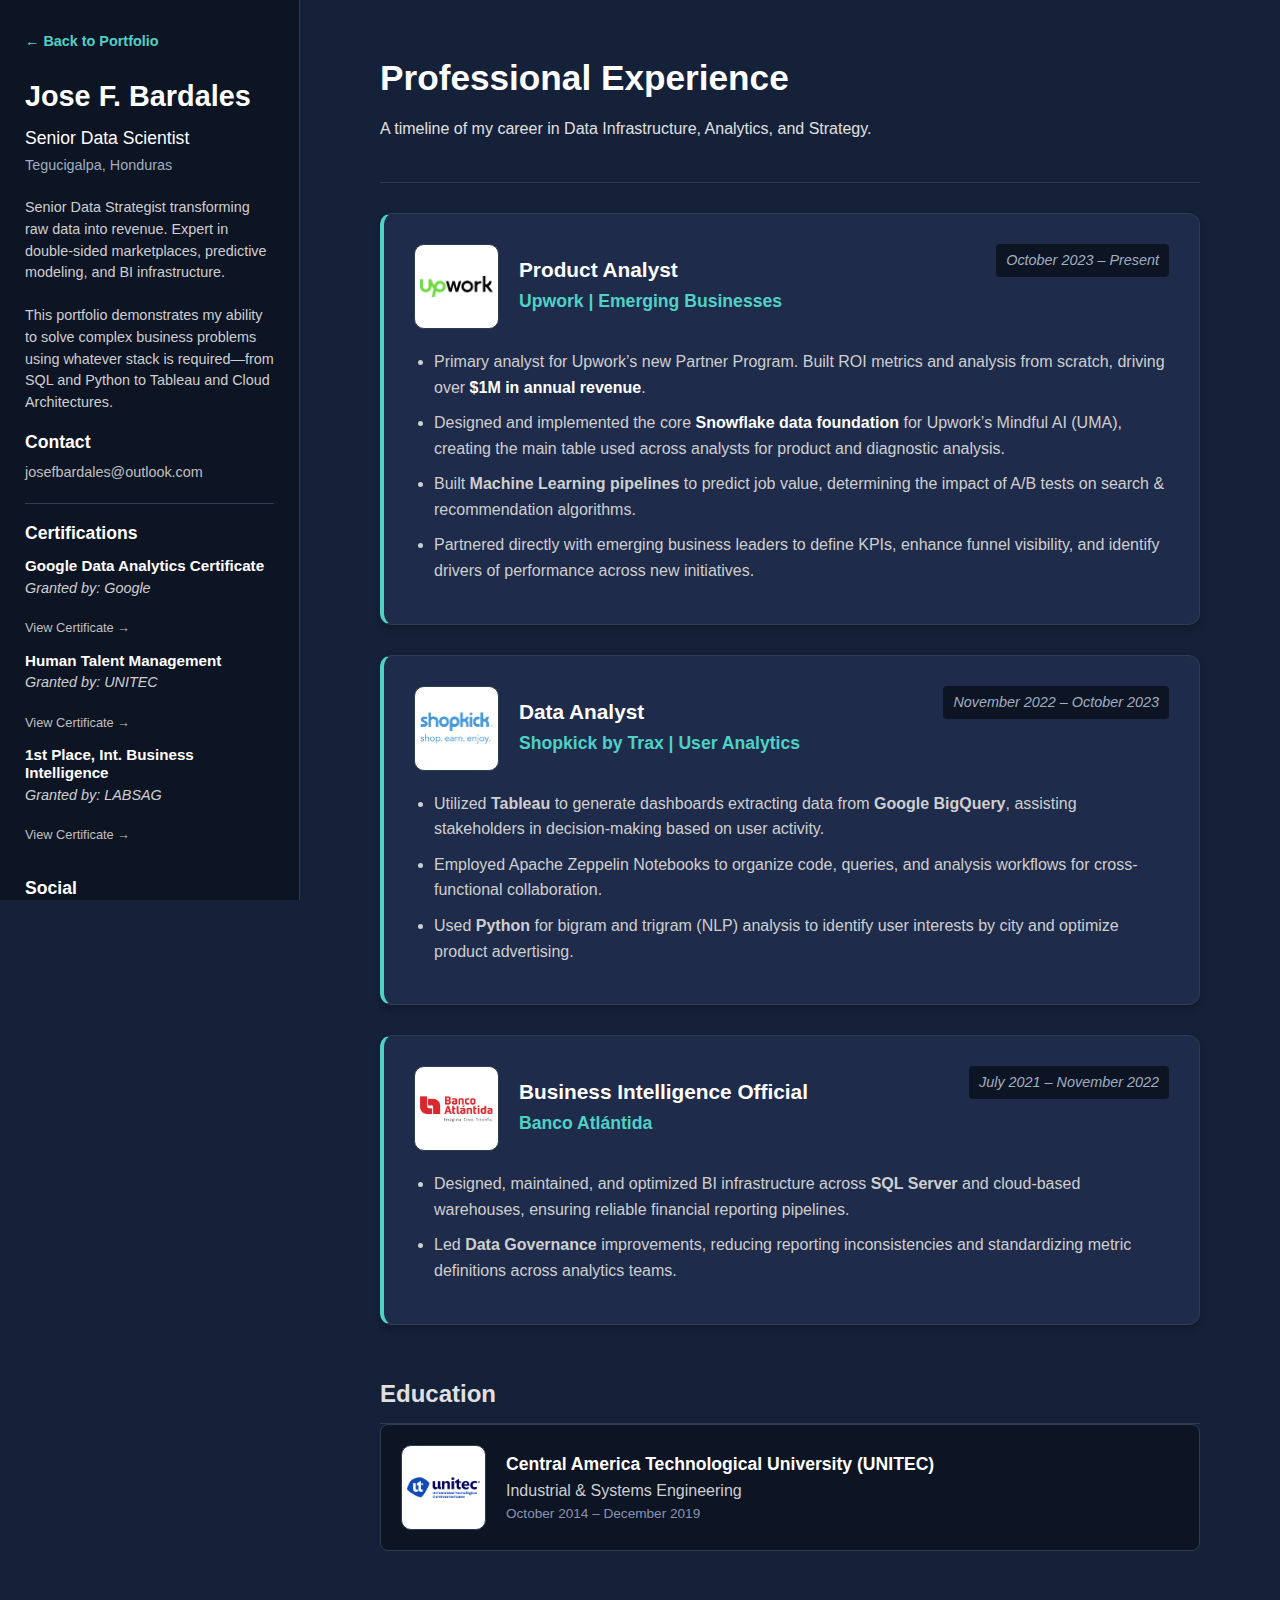
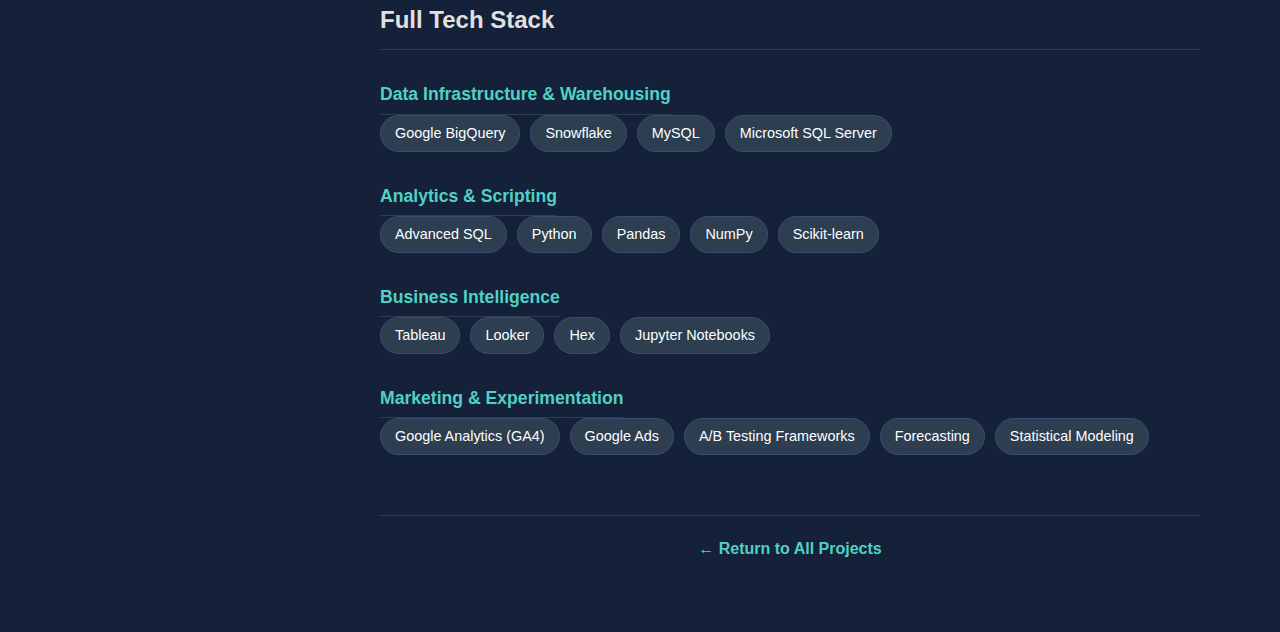
<file: career.html>
<!DOCTYPE html>
<html lang="en">
<head>
    <!-- Google Tag Manager -->
    <script>(function(w,d,s,l,i){w[l]=w[l]||[];w[l].push({'gtm.start':
    new Date().getTime(),event:'gtm.js'});var f=d.getElementsByTagName(s)[0],
    j=d.createElement(s),dl=l!='dataLayer'?'&l='+l:'';j.async=true;j.src=
    'https://www.googletagmanager.com/gtm.js?id='+i+dl;f.parentNode.insertBefore(j,f);
    })(window,document,'script','dataLayer','GTM-WTJXDSS7');</script>
    <!-- End Google Tag Manager -->

    <meta charset="UTF-8">
    <meta name="viewport" content="width=device-width, initial-scale=1.0">
    <title>Work Experience - Jose Bardales</title>
    <style>
        /* --- RESET & BASICS --- */
        * {
            box-sizing: border-box;
            margin: 0;
            padding: 0;
            scroll-behavior: smooth;
        }

        body {
            font-family: 'Segoe UI', Tahoma, Geneva, Verdana, sans-serif;
            /* THEME: Royal Navy Blue */
            background-color: #152039; 
            color: #e0e0e0;
            line-height: 1.6;
        }

        .container {
            display: flex;
            min-height: 100vh;
        }

        /* --- SIDEBAR --- */
        .sidebar {
            width: 300px;
            height: 100vh; 
            position: sticky;
            top: 0;
            overflow-y: auto; 
            /* THEME: Darker Navy */
            background-color: #0d1424;
            padding: 30px 25px; 
            border-right: 1px solid #2c3e50;
            display: flex;
            flex-direction: column;
            flex-shrink: 0;
        }

        .sidebar::-webkit-scrollbar { width: 6px; }
        .sidebar::-webkit-scrollbar-track { background: #0d1424; }
        .sidebar::-webkit-scrollbar-thumb { background: #2c3e50; border-radius: 4px; }

        .sidebar h1 { font-size: 1.8rem; margin-bottom: 5px; color: #fff; font-weight: 600; }
        .role-title { color: #ffffff; font-size: 1.1rem; font-weight: 500; margin-bottom: 2px; }
        .location-title { color: #a0aec0; font-size: 0.9rem; margin-bottom: 20px; display: block; }
        .sidebar p { margin-bottom: 15px; color: #cfcfcf; font-size: 0.9rem; line-height: 1.5;}
        .sidebar h3 { margin-bottom: 5px; color: #fff; font-weight: 600; font-size: 1.1rem; }
        .social-header { font-size: 1rem; margin-bottom: 10px; }

        a { color: #C0C0C0; text-decoration: none; transition: color 0.3s ease; font-weight: 500; }
        a:hover { color: #ffffff; text-decoration: underline; }

        .back-btn {
            display: block;
            margin-bottom: 20px;
            color: #4fd1c5;
            font-size: 0.9rem;
            font-weight: 600;
        }
        .back-btn:hover { color: #fff; text-decoration: none; }

        .cert-section { margin-top: 5px; margin-bottom: 15px; border-top: 1px solid #2c3e50; padding-top: 15px; }
        .cert-item { margin-bottom: 12px; }
        .cert-title { font-size: 0.95rem; color: #fff; margin-bottom: 2px; line-height: 1.2; font-weight: 600;}
        .cert-issuer { font-size: 0.8rem; color: #8892b0; margin-bottom: 2px; font-style: italic; }
        .cert-link { font-size: 0.8rem; display: inline-block; }

        /* --- MAIN CONTENT --- */
        .main-content {
            flex-grow: 1;
            padding: 50px 80px;
            background-color: #152039;
            max-width: 1200px; 
        }

        h1.page-title { font-size: 2.2rem; margin-bottom: 10px; color: #fff; }
        
        .header-split {
            display: flex;
            justify-content: space-between;
            align-items: center;
            margin-bottom: 40px;
        }

        /* --- JOB CARDS --- */
        .job-card {
            background-color: #1e2b4a;
            border: 1px solid #2c3e50;
            border-radius: 12px;
            padding: 30px;
            margin-bottom: 30px;
            box-shadow: 0 4px 6px rgba(0,0,0,0.2);
            border-left: 4px solid #4fd1c5; /* Teal accent line on left */
        }
        
        .job-header {
            display: flex;
            justify-content: space-between;
            align-items: flex-start;
            margin-bottom: 20px;
            flex-wrap: wrap;
            gap: 15px;
        }

        /* Container for Logo + Title */
        .job-header-left {
            display: flex;
            align-items: center;
            gap: 20px; /* Increased gap for better spacing */
        }

        /* Logo Styling - FIXED SIZE */
        .company-logo {
            width: 85px;       /* Increased size */
            height: 85px;      /* Increased size */
            object-fit: contain;
            background-color: #ffffff;
            border-radius: 10px;
            padding: 5px;      /* Reduced padding so logo looks bigger */
            border: 1px solid #2c3e50;
            flex-shrink: 0;    /* Prevents logo from squishing on mobile */
        }

        .job-title { color: #fff; font-size: 1.3rem; font-weight: 700; margin: 0; line-height: 1.2; }
        .job-company { color: #4fd1c5; font-size: 1.1rem; font-weight: 600; display: block; margin-top: 4px; }
        .job-date { color: #a0aec0; font-size: 0.9rem; font-style: italic; background: #0d1424; padding: 5px 10px; border-radius: 4px; white-space: nowrap; }

        .job-bullets ul { margin-bottom: 0; padding-left: 20px; color: #cfcfcf; }
        .job-bullets li { margin-bottom: 10px; }
        .highlight { color: #fff; font-weight: 600; } 

        /* --- EDUCATION SECTION --- */
        .edu-card {
            background-color: #0d1424;
            border: 1px solid #2c3e50;
            border-radius: 8px;
            padding: 20px;
            margin-bottom: 10px;
            display: flex;
            align-items: center;
            gap: 20px;
        }
        .edu-school { color: #fff; font-weight: bold; font-size: 1.1rem; }
        .edu-degree { color: #cfcfcf; }
        .edu-date { color: #8892b0; font-size: 0.85rem; }

        /* --- TECH STACK SECTION --- */
        .stack-category { margin-top: 30px; margin-bottom: 15px; }
        .stack-category h3 { color: #4fd1c5; font-size: 1.1rem; border-bottom: 1px solid #2c3e50; padding-bottom: 5px; display: inline-block; }
        
        .tech-tags { display: flex; flex-wrap: wrap; gap: 10px; }
        .tech-tag {
            background-color: #2c3e50;
            color: #fff;
            padding: 6px 14px;
            border-radius: 20px;
            font-size: 0.9rem;
            border: 1px solid #3b4c75;
            transition: all 0.2s;
        }
        .tech-tag:hover { background-color: #4fd1c5; color: #0d1424; border-color: #4fd1c5; }

        @media (max-width: 768px) {
            .container { flex-direction: column-reverse; }
            .sidebar { width: 100%; height: auto; position: relative; border-right: none; border-bottom: 1px solid #2c3e50; overflow-y: visible; }
            .main-content { padding: 30px 20px; }
            .sidebar .back-btn { display: none; }
            /* header-split handled centrally in assets/css/main.css */
            .job-header { flex-direction: column; align-items: flex-start; }
            .job-header-left { width: 100%; }
            .edu-card { flex-direction: column; align-items: flex-start; }
        }
    </style>
</head>
<body>

    <!-- Google Tag Manager (noscript) -->
    <noscript><iframe src="https://www.googletagmanager.com/ns.html?id=GTM-WTJXDSS7"
    height="0" width="0" style="display:none;visibility:hidden"></iframe></noscript>
    <!-- End Google Tag Manager (noscript) -->

    <div class="container">
        
        <!-- LEFT SIDEBAR -->
        <aside class="sidebar">
            <a href="index.html" class="back-btn">&larr; Back to Portfolio</a>

            <h1>Jose F. Bardales</h1>
            <div class="role-title">Senior Data Scientist</div>
            <div class="location-title">Tegucigalpa, Honduras</div>

            <p>
            Senior Data Strategist transforming raw data into revenue. Expert in double-sided marketplaces, predictive modeling, and BI infrastructure. 
            <br><br>
            This portfolio demonstrates my ability to solve complex business problems using whatever stack is required—from SQL and Python to Tableau and Cloud Architectures.
            </p>

            <h3>Contact</h3>
            <p style="margin-bottom: 15px;">
                <a href="mailto:josefbardales@outlook.com" target="_blank">josefbardales@outlook.com</a>
            </p>

            <div class="cert-section">
                <h3 style="margin-bottom: 10px;">Certifications</h3>
                
                <div class="cert-item">
                    <h4 class="cert-title">Google Data Analytics Certificate</h4>
                    <p class="cert-issuer">Granted by: Google</p>
                    <a href="https://www.coursera.org/account/accomplishments/professional-cert/FCPVMXLDTC8P?utm_source=link&utm_medium=certificate&utm_content=cert_image&utm_campaign=sharing_cta" class="cert-link" target="_blank">View Certificate &rarr;</a>
                </div>

                <div class="cert-item">
                    <h4 class="cert-title">Human Talent Management</h4>
                    <p class="cert-issuer">Granted by: UNITEC</p>
                    <a href="https://drive.google.com/file/d/1AyQhJ-RA9tMk2Nan43c7xekk6dTl53rm/view?usp=sharing" class="cert-link" target="_blank">View Certificate &rarr;</a>
                </div>

                <div class="cert-item">
                    <h4 class="cert-title">1st Place, Int. Business Intelligence</h4>
                    <p class="cert-issuer">Granted by: LABSAG</p>
                    <a href="https://drive.google.com/file/d/1fmju_rH4lUeCkAAae4iq-oGTT6EVIlme/view?usp=sharing" class="cert-link" target="_blank">View Certificate &rarr;</a>
                </div>
            </div>

            <h3 class="social-header">Social</h3>
            <div style="display: flex; gap: 15px;">
                <a href="https://github.com/Josefbardales/PortfolioCodes" target="_blank">GitHub</a>
                <a href="https://www.linkedin.com/in/josefbardales/" target="_blank">LinkedIn</a>
            </div>
        </aside>

        <!-- RIGHT MAIN CONTENT -->
        <main class="main-content">
            
            <!-- HEADER -->
            <div class="header-split">
                <div>
                    <h1 class="page-title">Professional Experience</h1>
                    <p style="margin-bottom: 0;">A timeline of my career in Data Infrastructure, Analytics, and Strategy.</p>
                </div>
            </div>
            
            <hr style="border: 0; border-top: 1px solid #2c3e50; margin-bottom: 30px;">

            <!-- JOB 1: UPWORK -->
            <div class="job-card">
                <div class="job-header">
                    <div class="job-header-left">
                        <img src="images/upwork.png" alt="Upwork Logo" class="company-logo">
                        <div>
                            <h3 class="job-title">Product Analyst</h3>
                            <span class="job-company">Upwork | Emerging Businesses</span>
                        </div>
                    </div>
                    <span class="job-date">October 2023 – Present</span>
                </div>
                <div class="job-bullets">
                    <ul>
                        <li>Primary analyst for Upwork’s new Partner Program. Built ROI metrics and analysis from scratch, driving over <span class="highlight">$1M in annual revenue</span>.</li>
                        <li>Designed and implemented the core <span class="highlight">Snowflake data foundation</span> for Upwork’s Mindful AI (UMA), creating the main table used across analysts for product and diagnostic analysis.</li>
                        <li>Built <strong>Machine Learning pipelines</strong> to predict job value, determining the impact of A/B tests on search & recommendation algorithms.</li>
                        <li>Partnered directly with emerging business leaders to define KPIs, enhance funnel visibility, and identify drivers of performance across new initiatives.</li>
                    </ul>
                </div>
            </div>

            <!-- JOB 2: SHOPKICK -->
            <div class="job-card">
                <div class="job-header">
                    <div class="job-header-left">
                        <img src="images/shopkick.png" alt="Shopkick Logo" class="company-logo">
                        <div>
                            <h3 class="job-title">Data Analyst</h3>
                            <span class="job-company">Shopkick by Trax | User Analytics</span>
                        </div>
                    </div>
                    <span class="job-date">November 2022 – October 2023</span>
                </div>
                <div class="job-bullets">
                    <ul>
                        <li>Utilized <strong>Tableau</strong> to generate dashboards extracting data from <strong>Google BigQuery</strong>, assisting stakeholders in decision-making based on user activity.</li>
                        <li>Employed Apache Zeppelin Notebooks to organize code, queries, and analysis workflows for cross-functional collaboration.</li>
                        <li>Used <strong>Python</strong> for bigram and trigram (NLP) analysis to identify user interests by city and optimize product advertising.</li>
                    </ul>
                </div>
            </div>

            <!-- JOB 3: BANCO ATLANTIDA -->
            <div class="job-card">
                <div class="job-header">
                    <div class="job-header-left">
                        <!-- UPDATED FILENAME HERE -->
                        <img src="images/banco-atlantida.png" alt="Banco Atlantida Logo" class="company-logo">
                        <div>
                            <h3 class="job-title">Business Intelligence Official</h3>
                            <span class="job-company">Banco Atlántida</span>
                        </div>
                    </div>
                    <span class="job-date">July 2021 – November 2022</span>
                </div>
                <div class="job-bullets">
                    <ul>
                        <li>Designed, maintained, and optimized BI infrastructure across <strong>SQL Server</strong> and cloud-based warehouses, ensuring reliable financial reporting pipelines.</li>
                        <li>Led <strong>Data Governance</strong> improvements, reducing reporting inconsistencies and standardizing metric definitions across analytics teams.</li>
                    </ul>
                </div>
            </div>

            <!-- EDUCATION SECTION -->
            <h2 style="margin-top: 50px; border-bottom: 1px solid #2c3e50; padding-bottom: 10px;">Education</h2>
            <div class="edu-card">
                <!-- UNITEC Logo increased to match class size -->
                <img src="images/unitec.png" alt="UNITEC Logo" class="company-logo">
                <div>
                    <div class="edu-school">Central America Technological University (UNITEC)</div>
                    <div class="edu-degree">Industrial & Systems Engineering</div>
                    <div class="edu-date">October 2014 – December 2019</div>
                </div>
            </div>

            <!-- FULL TECH STACK SECTION -->
            <h2 style="margin-top: 50px; border-bottom: 1px solid #2c3e50; padding-bottom: 10px;">Full Tech Stack</h2>
            
            <div class="stack-category">
                <h3>Data Infrastructure & Warehousing</h3>
                <div class="tech-tags">
                    <span class="tech-tag">Google BigQuery</span>
                    <span class="tech-tag">Snowflake</span>
                    <span class="tech-tag">MySQL</span>
                    <span class="tech-tag">Microsoft SQL Server</span>
                </div>
            </div>

            <div class="stack-category">
                <h3>Analytics & Scripting</h3>
                <div class="tech-tags">
                    <span class="tech-tag">Advanced SQL</span>
                    <span class="tech-tag">Python</span>
                    <span class="tech-tag">Pandas</span>
                    <span class="tech-tag">NumPy</span>
                    <span class="tech-tag">Scikit-learn</span>
                </div>
            </div>

            <div class="stack-category">
                <h3>Business Intelligence</h3>
                <div class="tech-tags">
                    <span class="tech-tag">Tableau</span>
                    <span class="tech-tag">Looker</span>
                    <span class="tech-tag">Hex</span>
                    <span class="tech-tag">Jupyter Notebooks</span>
                </div>
            </div>

            <div class="stack-category">
                <h3>Marketing & Experimentation</h3>
                <div class="tech-tags">
                    <span class="tech-tag">Google Analytics (GA4)</span>
                    <span class="tech-tag">Google Ads</span>
                    <span class="tech-tag">A/B Testing Frameworks</span>
                    <span class="tech-tag">Forecasting</span>
                    <span class="tech-tag">Statistical Modeling</span>
                </div>
            </div>

            <!-- Footer -->
            <div style="margin-top: 60px; border-top: 1px solid #2c3e50; padding-top: 20px; text-align: center;">
                <a href="index.html" class="back-btn" style="font-size: 1rem;">&larr; Return to All Projects</a>
            </div>

        </main>
    </div>
</body>
</html>
</file>
